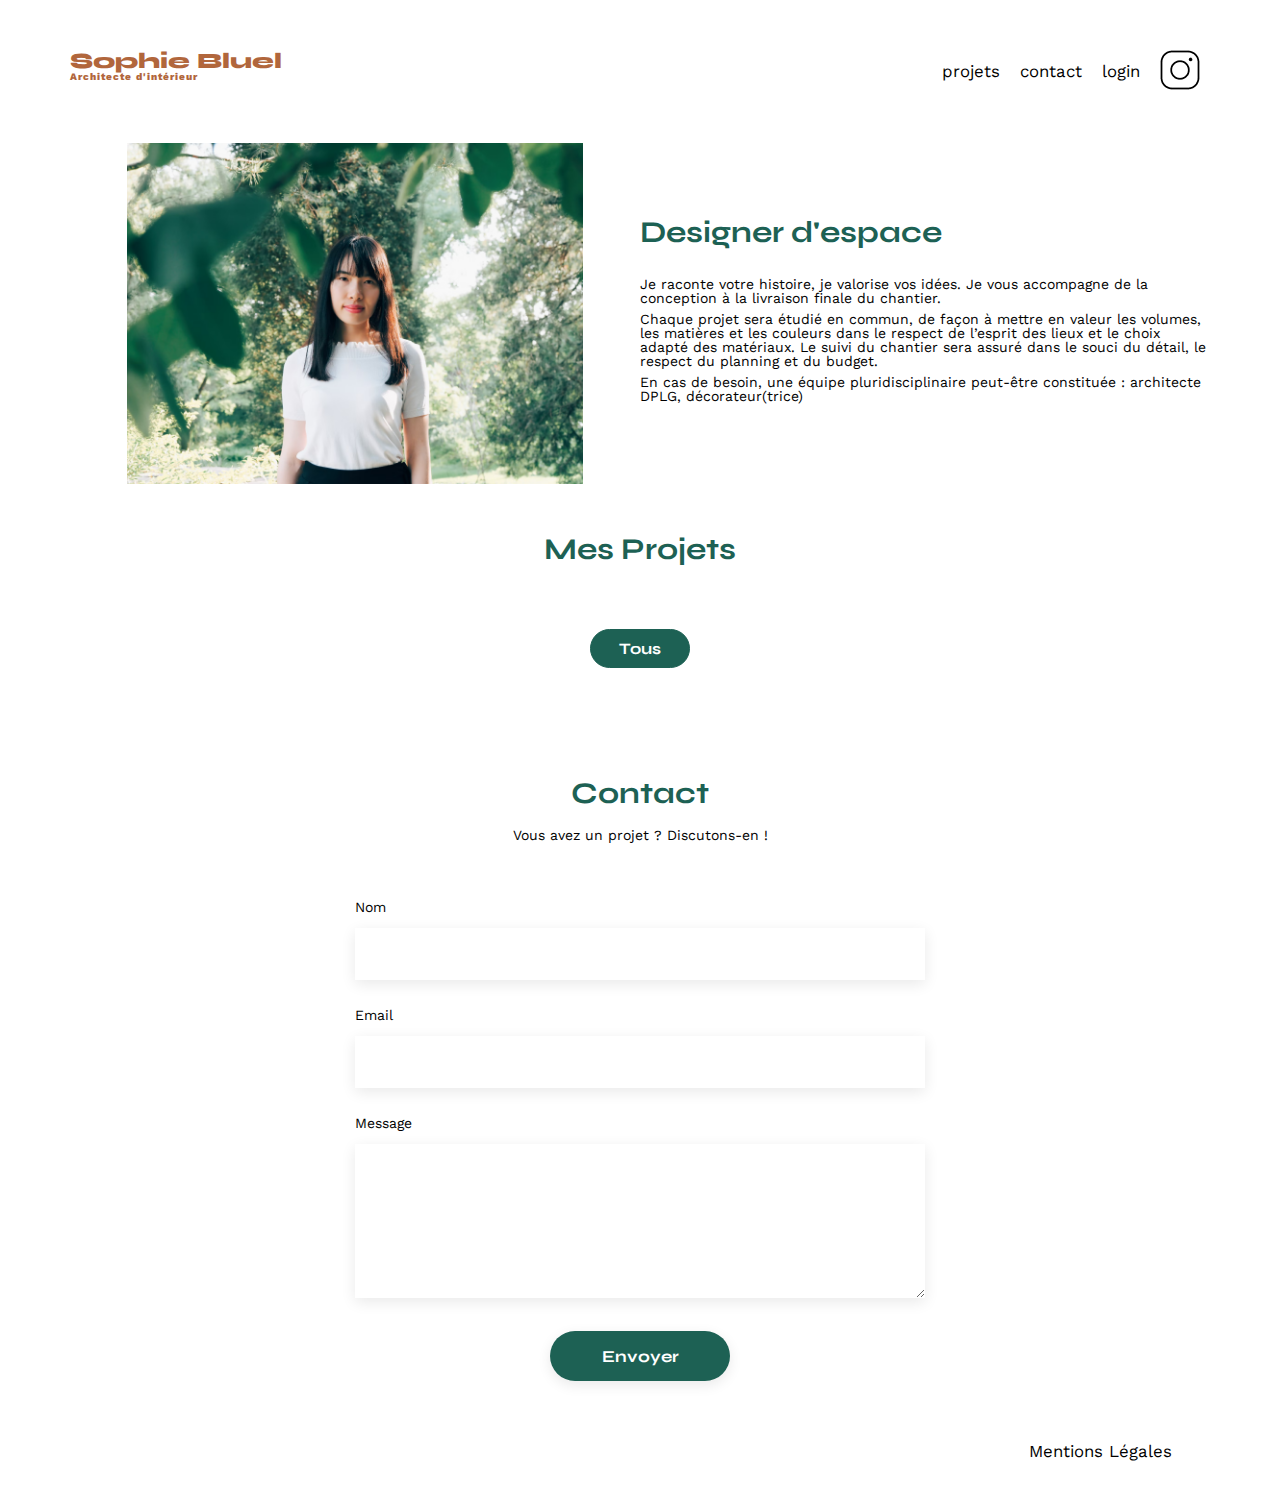
<file: FrontEnd/index.html>
<!DOCTYPE html>
<html lang="fr">
<head>
	<meta charset="UTF-8">
	<title>Sophie Bluel - Architecte d'intérieur</title>
	<meta name="viewport" content="width=device-width, initial-scale=1.0">
	<link rel="preconnect" href="https://fonts.googleapis.com">
	<link rel="preconnect" href="https://fonts.gstatic.com" crossorigin>
	<link href="https://fonts.googleapis.com/css2?family=Syne:wght@700;800&family=Work+Sans&display=swap" rel="stylesheet">
	<meta name="description" content="">
	<link rel="stylesheet" href="./assets/style.css">
</head>
<body>	
	<div class="mode-edition" id="m_edition" style="display:none">
		<img src="assets/icons/mode_edition.png" alt="Bande noire mode edition">
	</div>
	<div class="body-margin">	
<header>	
	<h1>Sophie Bluel <span>Architecte d'intérieur</span></h1>
	<nav>
		<ul>
			<li><a href="#projets">projets</a></li>
			<li><a href="#contact">contact</a></li>
			<li id="menu_login">
				<a href="./login.html">login</a>
			</li>
			<li id="menu_logout" style="display:none">
				<a href="./index.html">logout</a>
			</li>
			<li><img src="./assets/icons/instagram.png" alt="Instagram"></li>
		</ul>
	</nav>
</header>
<main>
	<section id="introduction">
		<figure>
			<img src="./assets/images/sophie-bluel.png" alt="">
		</figure>
		<article>
			<h2>Designer d'espace</h2>
			<p>Je raconte votre histoire, je valorise vos idées. Je vous accompagne de la conception à la livraison finale du chantier.</p>
			<p>Chaque projet sera étudié en commun, de façon à mettre en valeur les volumes, les matières et les couleurs dans le respect de l’esprit des lieux et le choix adapté des matériaux. Le suivi du chantier sera assuré dans le souci du détail, le respect du planning et du budget.</p>
			<p>En cas de besoin, une équipe pluridisciplinaire peut-être constituée : architecte DPLG, décorateur(trice)</p>
		</article>
	</section>
	<section id="portfolio">

		<!-- Modale -->

		<div id="projets_modal1">
			<h2 id="projets">Mes Projets</h2>			
			<img href="#modal1" id="modal_edition" class="js-modal" src="assets/icons/edit.png" style="display:none"/>						
		</div>
		<aside id="modal1" class="modal" aria-hidden="true" role="dialog" aria-labelledby="titlemodal" style="display:none">
			<div class="modal-wrapper js-modal-stop">								
				<div class="modal-xmark">					
					<img class="modal-return" src="assets/icons/arrow-left.png" style="display: none" alt="Bouton retour">
					<img class="js-modal-close" src="assets/icons/xmark.png" alt="Bouton croix">					
				</div>
				<div id="galerie_photo">
					<h3 id="titlemodal">Galerie photo</h3>
					<div class="mini-gallery">
					
					</div>
					<div class="modal-button">
						<button id="bouton_ajouter_photo" class="filter_clicked">Ajouter une photo</button>
					</div>
				</div>

				<!-- Modale2  -->

				<div id="ajout_photo" class="body-margin" style="display: none">
					<h3 id="titlemodal2">Ajout photo</h3>

					<div id="ajout_form">						
						
						<form id="form-new-work" action="#" method="post" autocomplete="off">

							<div id="ajout-pic">
								<img id="preview-image" src="assets/icons/grey_pic.png" alt="Image de preview grise">

								<input 
									id="add-file" 
									type="file"									
									name="add-file" 
									accept="image/png, image/jpeg">
								<label for="add-file">+ Ajouter photo</label>

								<p class="text-10px">jpg, png : 4mo max</p>
							</div>
							
							<label class="label-modal2" for="add-title">Titre</label>
							<!-- Malt & Juniper - New York -->
							<input 
								id="add-title" 
								type="text" 
								name="add-title">

							<label class="label-modal2" for="add-categorie">Catégorie</label>
							
							<select 
								id="add-categorie"
								name="add-categorie">
								<option label="&nbsp;"></option>
							</select>

							<p id="ajout_form_line"></p>  							
							
							<input id="submit-button-modale2" 
								type="submit" 
								value="Valider" 
								style="cursor: not-allowed" 
								disabled>						
						</form>
					
					</div>

				</div>
			</div>
		</aside>

		<!-- fin de Modale -->

		<div id="buttons_categories" class="buttons">
			<button id="boutton_tous" class="filter_clicked">Tous</button>					
		</div>

		<!-- Galerie d'images -->

		<div class="gallery">
			<!-- Les travaux ici -->
		</div>

	</section>
	<section id="contact">
		<h2>Contact</h2>
		<p>Vous avez un projet ? Discutons-en !</p>
		<form action="#" method="post">
			<label for="name">Nom</label>
			<input type="text" name="name" id="name">
			<label for="email">Email</label>
			<input type="email" name="email" id="email">
			<label for="message">Message</label>
			<textarea name="message" id="message" cols="30" rows="10"></textarea>
			<input type="submit" value="Envoyer">
		</form>
	</section>
</main>

<footer>
	<nav>
		<ul>
			<li>Mentions Légales</li>
		</ul>
	</nav>
</footer>
<script src="script.js"></script>
<script src="app.js"></script>
<!-- <script type="module" src="script.js"></script>
<script type="module" src="app.js"></script> -->
</div>
</body>
</html>
</file>
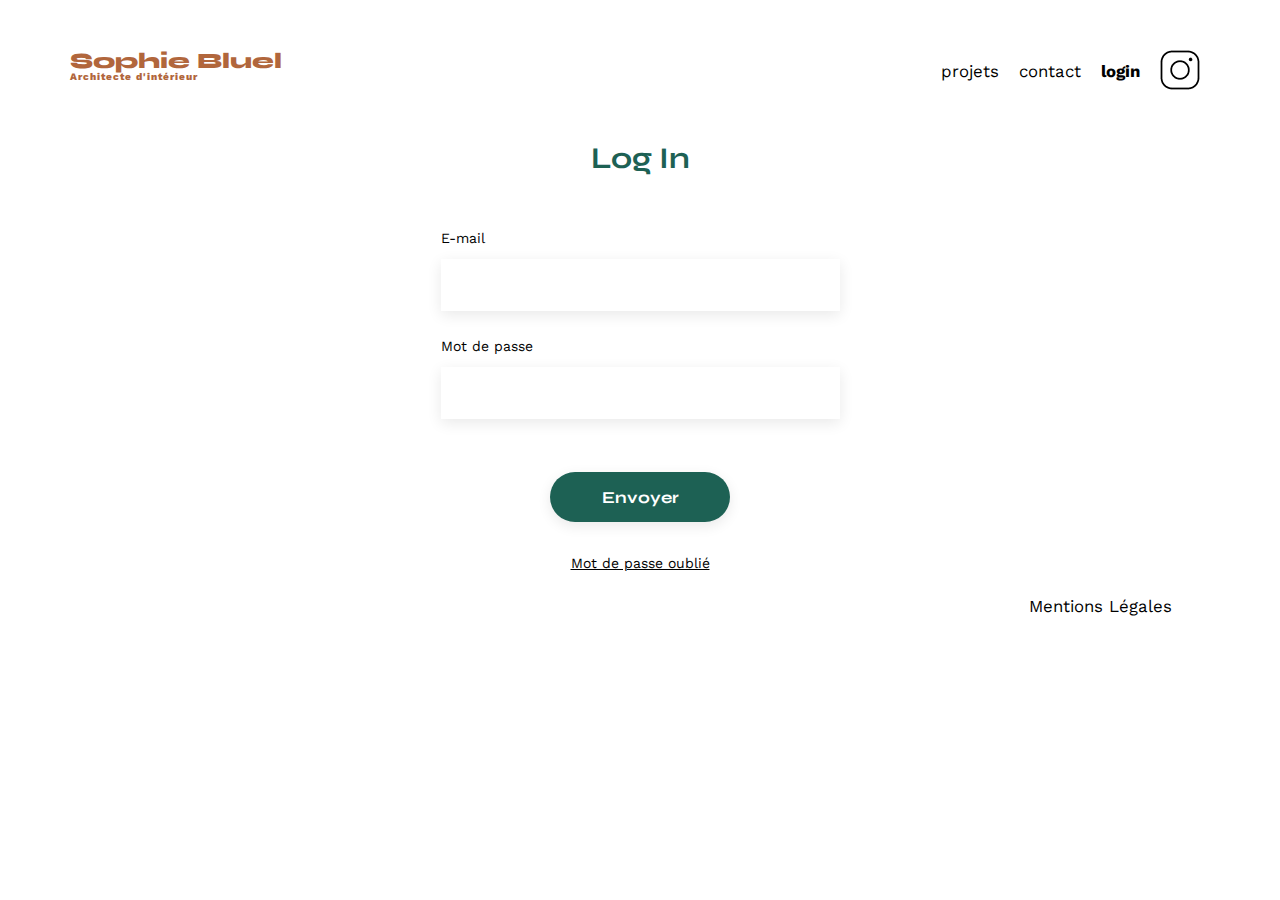
<file: FrontEnd/login.html>
<!DOCTYPE html>
<html lang="fr">
<head>
	<meta charset="UTF-8">
	<title>Sophie Bluel - Architecte d'intérieur</title>
	<meta name="viewport" content="width=device-width, initial-scale=1.0">
	<link rel="preconnect" href="https://fonts.googleapis.com">
	<link rel="preconnect" href="https://fonts.gstatic.com" crossorigin>
	<link href="https://fonts.googleapis.com/css2?family=Syne:wght@700;800&family=Work+Sans&display=swap" rel="stylesheet">
	<meta name="description" content="">
	<link rel="stylesheet" href="./assets/style.css">	
</head>
<body>
	<div class="body-margin">
<header>
	<h1>Sophie Bluel <span>Architecte d'intérieur</span></h1>
	<nav>
		<ul>
			<li><a href="#projets">projets</a></li>
			<li><a href="#contact">contact</a></li>
			<li id="menu_login" class="text-bold">
				<a href="./login.html">login</a>
			</li>
			<li id="menu_logout" style="display:none">
				<a href="./index.html">logout</a>
			</li>
			<li><img src="./assets/icons/instagram.png" alt="Instagram"></li>
		</ul>
	</nav>
</header>
<main>
	<section id="login">
		<h2>Log In</h2>
		<form action="#" method="post" id="login_form">
			<label for="email">E-mail</label>
			<input type="email" name="email" id="email">
            <label for="password">Mot de passe</label>
			<input type="password" name="password" id="password">
			<p id="error_message"></p>		
			<input id="btn_envoyer" type="submit" value="Envoyer">
		</form>
        <p>Mot de passe oublié</p>
	</section>
</main>

<footer>
	<nav>
		<ul>
			<li>Mentions Légales</li>
		</ul>
	</nav>
</footer>
<script src="login.js" defer></script>
</div>
</body>
</html>
</file>
<file: FrontEnd/assets/style.css>
/* http://meyerweb.com/eric/tools/css/reset/
   v2.0 | 20110126
   License: none (public domain)
*/

html, body, div, span, applet, object, iframe,
h1, h2, h3, h4, h5, h6, p, blockquote, pre,
a, abbr, acronym, address, big, cite, code,
del, dfn, em, img, ins, kbd, q, s, samp,
small, strike, strong, sub, sup, tt, var,
b, u, i, center,
dl, dt, dd, ol, ul, li,
fieldset, form, label, legend,
table, caption, tbody, tfoot, thead, tr, th, td,
article, aside, canvas, details, embed,
figure, figcaption, footer, header, hgroup,
menu, nav, output, ruby, section, summary,
time, mark, audio, video {
	margin: 0px;
	padding: 0;
	border: 0;
	font-size: 100%;
	font: inherit;
	vertical-align: baseline;
}
/* HTML5 display-role reset for older browsers */
article, aside, details, figcaption, figure,
footer, header, hgroup, menu, nav, section {
	display: block;
}
body {
	line-height: 1;
}
ol, ul {
	list-style: none;
}
blockquote, q {
	quotes: none;
}
blockquote:before, blockquote:after,
q:before, q:after {
	content: '';
	content: none;
}
table {
	border-collapse: collapse;
	border-spacing: 0;
}
/** end reset css**/

.body-margin {
	max-width: 1140px;
	margin: auto;
	font-family: 'Work Sans' ;
	font-size: 14px;
}
header {
	display: flex;
	justify-content: space-between;
	margin: 50px 0;
}
section {
	margin: 50px 0;
}

h1{
	display: flex;
	flex-direction: column;
	font-family: 'Syne';
	font-size: 22px;
	font-weight: 800;
	color: #B1663C
}

h1 > span {
	font-family: 'Work Sans';
	font-size:10px;
	letter-spacing: 0.1em;
;
}

h2{
	font-family: 'Syne';
	font-weight: 700;
	font-size: 30px;
	color: #1D6154
}
nav ul {
	display: flex;
	align-items: center;
	list-style-type: none;

}
nav li {
	padding: 0 10px;
	font-size: 1.2em;
}

li:hover {
	color: #B1663C;
}

nav a {
	text-decoration: none;
	color: black;
}

nav a:hover {
	color: #B1663C;
}

#introduction {
	display: flex;
	align-items: center;	
}
#introduction figure {
	flex: 1
}
#introduction img {
	display: block;
	margin: auto;
	width: 80%;
}

#introduction article {
	flex: 1
}
#introduction h2 {
	margin-bottom: 1em;
}

#introduction p {
	margin-bottom: 0.5em;
}
#portfolio h2 {
	text-align: center;
	margin-bottom: 0.15em;
}

/* buttons */

.buttons {
	display: flex;
	justify-content: center;
	margin-bottom: 50px;
	margin-top: 60px;
	gap: 10px;
}

button {
	font-family: 'Syne';
	font-weight: 700;
	font-size: 16px;
	color:#1D6154;	
	border-radius: 60px;
	border: 1px solid #1D6154;
	padding: 9px 28px 9px 28px;
}

button:hover {
	cursor: pointer;
	box-shadow: 0 0 5px #1D6154;
}

.filter_clicked {
	color: white;
	background-color: #1D6154;	
}

.gallery {
	width: 100%;
	display: grid;
	grid-template-columns: 1fr 1fr 1fr;
	grid-column-gap: 20px;
	grid-row-gap: 20px;
	margin-top: 60px;
}

.gallery img {
	width: 100%;

}
#contact {
	width: 50%;
	margin: auto;
}
#contact > * {
	text-align: center;

}
#contact h2{
	margin-bottom: 20px;
}
#contact form {
	text-align: left;
	margin-top:30px;
	display: flex;
	flex-direction: column;
}

#contact input {
	height: 50px;
	font-size: 1.2em;
	border: none;
	box-shadow: 0px 4px 14px rgba(0, 0, 0, 0.09);
}
#contact label {
	margin: 2em 0 1em 0;
}
#contact textarea {
	border: none;
	box-shadow: 0px 4px 14px rgba(0, 0, 0, 0.09);
}

input[type="submit"]{
	font-family: 'Syne';
	font-weight: 700;
	color: white;
	background-color: #1D6154;
	margin : 2em auto ;
	width: 180px;
	text-align: center;
	border-radius: 60px ;
}

footer nav ul {
	display: flex;
	justify-content: flex-end;
	margin: 2em
}

/* page login */

#login {
	width: 35%;
	margin: auto;
}
#login > * {
	text-align: center;

}
#login h2{
	margin-bottom: 20px;
}
#login form {
	text-align: left;
	margin-top:30px;
	display: flex;
	flex-direction: column;
}

.text-bold {
	font-weight: bold;
}

#login input {
	height: 50px;
	font-size: 1.2em;
	border: none;
	box-shadow: 0px 4px 14px rgba(0, 0, 0, 0.09);
}

#btn_envoyer:hover {
	cursor: pointer;
}

#login label {
	margin: 2em 0 1em 0;
}

#login p {
	text-decoration: underline;
}

#login_form p {
	color: red;
	margin-top: 20px;
	text-align: center;
	text-decoration: none;
}

/* mode edition */

.mode-edition {
	font-size: 1.2em;
	background-color: black;
	height: 59px;
	display: flex;
	align-items: center;
	justify-content: center;
	width: 100%;
}

.mode-edition p {
	color: #FFF;
}

/* modale */

#projets_modal1 {
	display: flex;
	align-items: center;
	justify-content: center;
	gap: 20px;	
}

#modal_edition:hover {
	cursor: pointer;
}

.modal {
	position: fixed;
	display: flex;
	align-items: center;
	justify-content: center;
	top: 0;
	left: 0;
	width: 100%;
	height: 100%;
	background: rgba(0, 0, 0, 0.3)
}

.modal-xmark {
	display: flex;
	justify-content: flex-end;
}

.modal img:hover {
	cursor: pointer;
}

.modal h3 {
	text-align: center;
	font: 'Work Sans';
	font-size: 26px;

}

.modal-button {
	display: flex;
	justify-content: center;	
} 

#bouton_ajouter_photo {
	width: 237px;
}

.modal-wrapper {
	width: 565px;
	height: 630px;
	background-color: #FFF;
	border-radius: 10px;
	padding: 30px;
}

.mini-gallery {
	display: flex;
	flex-wrap: wrap;
	gap: 10px;
	margin: 50px 55px 50px 70px;
	padding-bottom: 35px;
	border-bottom: solid 1px #B3B3B3;
}

.mini-pic {
	width: 78.12px;
	height: 104.08px;
	margin-bottom: 15px;
}

.mini-fig {
	position: relative;
}

.trash-pic {
	position: absolute;
	width: 17px;
	height: 17px;
	top: 0;
	right: 0;
	margin: 5px;
}

.modal-arrow {
	display: flex;
	justify-content: space-between;
}

.modal-return {
	height: 21px;
	width: 21px;
}

/* ajout_form */

#ajout-pic {
	background-color: #E8F1F6;
	display: flex;
	flex-direction: column;
	justify-content: center;
	align-items: center;
	width: 420px;
	height: 169px;
	margin-bottom: 0px;
}

#preview-image {
	max-width: 100%;
    max-height: 100%;
}

#ajout-pic input {
	width: 0.1px;
	height: 0.1px;
	opacity: 0;
	overflow: hidden;
	position: absolute;
	z-index: -1;
}

#ajout-pic label {
	font-family: 'Work Sans';
	background-color: #CBD6DC;
	color: #306685;
	font-size: 14px;
	font-weight: 600;
	line-height: 16px;
	letter-spacing: 0em;
	text-align: center;
	border: 1px solid #CBD6DC;
	border-radius: 60px;
	width: 155px;
	padding: 9px;
	margin-bottom: 5px;
	margin-top: 5px;
}

#ajout-pic label:hover {
	cursor: pointer;
	box-shadow: 0 0 5px #1D6154;
}

.text-10px {
	font-size: 10px;

}

#ajout_form {
	width: 75%;
	margin: auto;
}
#ajout_form > * {
	text-align: center;

}

#ajout_form form {
	text-align: left;
	margin-top:30px;
	display: flex;
	flex-direction: column;
}

#ajout_form input,
#ajout_form select {
	font-family: 'Work Sans';
	font-size: 14px;
	font-weight: 400;
	line-height: 16px;
	letter-spacing: 0em;
	text-align: left;

	
	height: 50px;	
	border: none;
	box-shadow: 0px 4px 14px rgba(0, 0, 0, 0.09);
}

#ajout_form_line {
	margin-top: 50px;
	border-bottom: solid 1px #B3B3B3;
	margin-bottom: 20px;
}

.label-modal2 {
	margin: 2em 0 1em 0;
}

#ajout_form input[type="submit"]{
	font-family: 'Syne';
	font-weight: 700;
	font-size: 16px;
	color: white;
	background-color: #A7A7A7;
	margin : 2em auto ;
	width: 237px;
	height: 40px;
	text-align: center;
	border-radius: 60px ;
	font-size: 16px;
}
</file>
